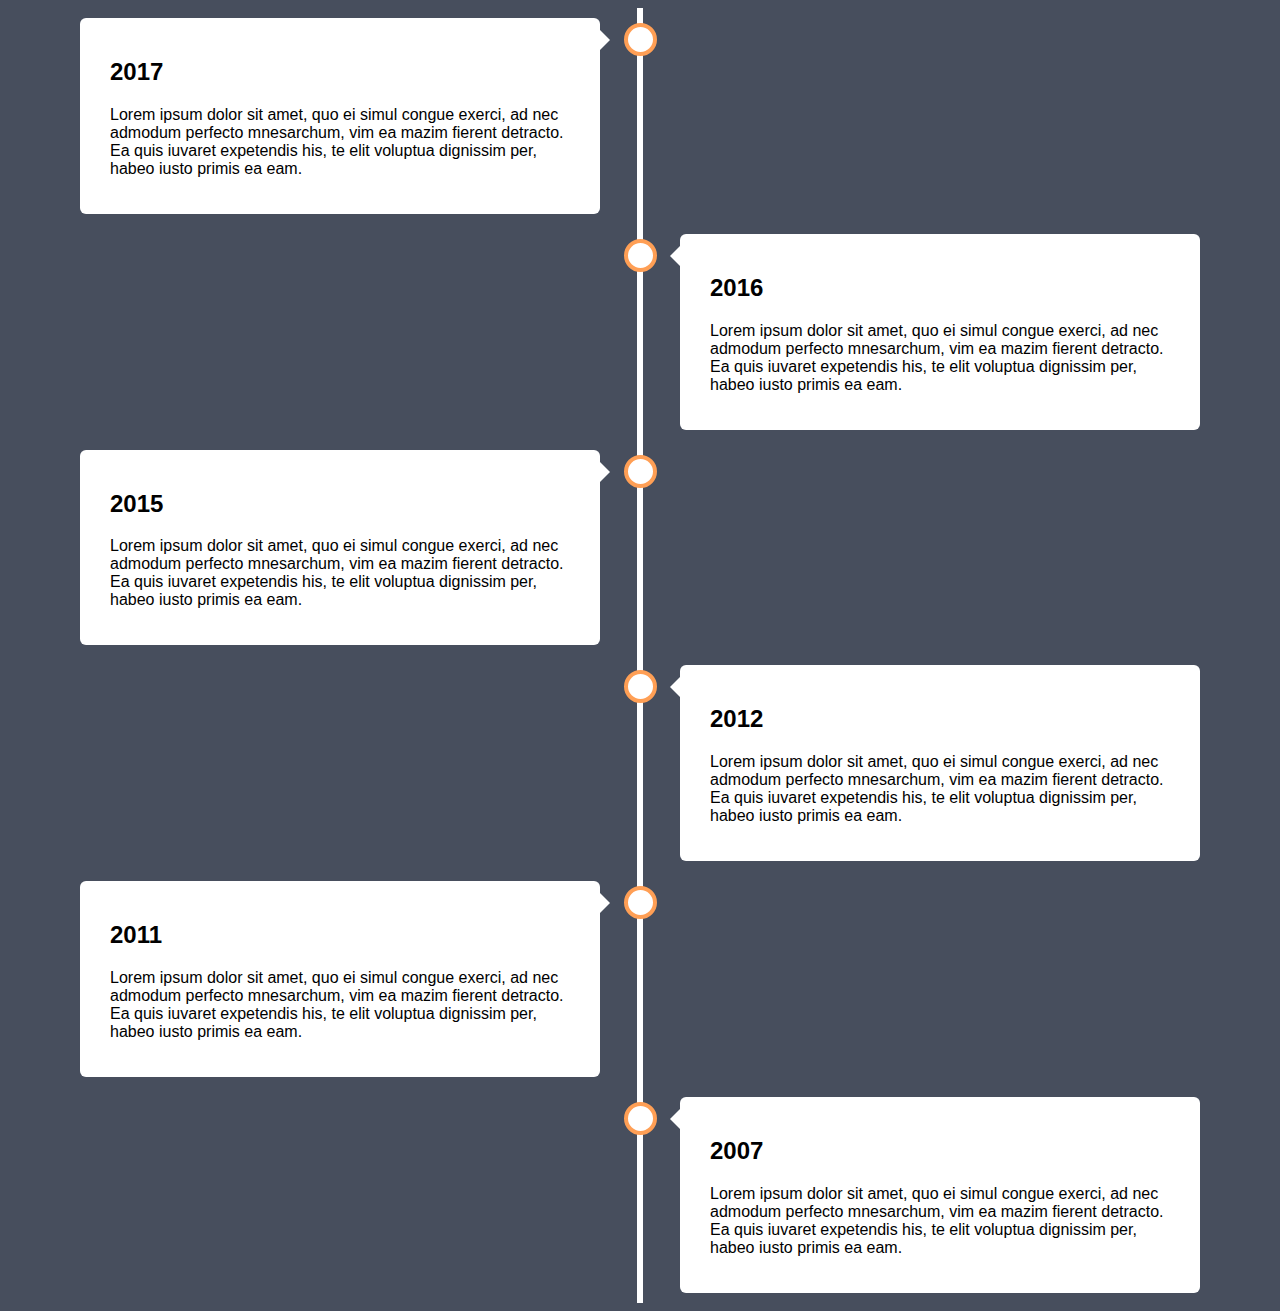
<file: html/timeline.html>
<!DOCTYPE html>
<html>
<head>
<meta name="viewport" content="width=device-width, initial-scale=1.0">
<style>
* {
    box-sizing: border-box;
}

body {
    background-color: #474e5d;
    font-family: Helvetica, sans-serif;
}

/* The actual timeline (the vertical ruler) */
.timeline {
    position: relative;
    max-width: 1200px;
    margin: 0 auto;
}

/* The actual timeline (the vertical ruler) */
.timeline::after {
    content: '';
    position: absolute;
    width: 6px;
    background-color: white;
    top: 0;
    bottom: 0;
    left: 50%;
    margin-left: -3px;
}

/* Container around content */
.container {
    padding: 10px 40px;
    position: relative;
    background-color: inherit;
    width: 50%;
}

/* The circles on the timeline */
.container::after {
    content: '';
    position: absolute;
    width: 25px;
    height: 25px;
    right: -17px;
    background-color: white;
    border: 4px solid #FF9F55;
    top: 15px;
    border-radius: 50%;
    z-index: 1;
}

/* Place the container to the left */
.left {
    left: 0;
}

/* Place the container to the right */
.right {
    left: 50%;
}

/* Add arrows to the left container (pointing right) */
.left::before {
    content: " ";
    height: 0;
    position: absolute;
    top: 22px;
    width: 0;
    z-index: 1;
    right: 30px;
    border: medium solid white;
    border-width: 10px 0 10px 10px;
    border-color: transparent transparent transparent white;
}

/* Add arrows to the right container (pointing left) */
.right::before {
    content: " ";
    height: 0;
    position: absolute;
    top: 22px;
    width: 0;
    z-index: 1;
    left: 30px;
    border: medium solid white;
    border-width: 10px 10px 10px 0px;
    border-color: transparent white transparent transparent;
}

/* Fix the circle for containers on the right side */
.right::after {
    left: -16px;
}

/* The actual content */
.content {
    padding: 20px 30px;
    background-color: white;
    position: relative;
    border-radius: 6px;
}

/* Media queries - Responsive timeline on screens less than 600px wide */
@media screen and (max-width: 600px) {
  /* Place the timelime to the left */
  .timeline::after {
    left: 31px;
  }
  
  /* Full-width containers */
  .container {
    width: 100%;
    padding-left: 70px;
    padding-right: 25px;
  }
  
  /* Make sure that all arrows are pointing leftwards */
  .container::before {
    left: 60px;
    border: medium solid white;
    border-width: 10px 10px 10px 0;
    border-color: transparent white transparent transparent;
  }

  /* Make sure all circles are at the same spot */
  .left::after, .right::after {
    left: 15px;
  }
  
  /* Make all right containers behave like the left ones */
  .right {
    left: 0%;
  }
}
</style>
</head>
<body>

<div class="timeline">
  <div class="container left">
    <div class="content">
      <h2>2017</h2>
      <p>Lorem ipsum dolor sit amet, quo ei simul congue exerci, ad nec admodum perfecto mnesarchum, vim ea mazim fierent detracto. Ea quis iuvaret expetendis his, te elit voluptua dignissim per, habeo iusto primis ea eam.</p>
    </div>
  </div>
  <div class="container right">
    <div class="content">
      <h2>2016</h2>
      <p>Lorem ipsum dolor sit amet, quo ei simul congue exerci, ad nec admodum perfecto mnesarchum, vim ea mazim fierent detracto. Ea quis iuvaret expetendis his, te elit voluptua dignissim per, habeo iusto primis ea eam.</p>
    </div>
  </div>
  <div class="container left">
    <div class="content">
      <h2>2015</h2>
      <p>Lorem ipsum dolor sit amet, quo ei simul congue exerci, ad nec admodum perfecto mnesarchum, vim ea mazim fierent detracto. Ea quis iuvaret expetendis his, te elit voluptua dignissim per, habeo iusto primis ea eam.</p>
    </div>
  </div>
  <div class="container right">
    <div class="content">
      <h2>2012</h2>
      <p>Lorem ipsum dolor sit amet, quo ei simul congue exerci, ad nec admodum perfecto mnesarchum, vim ea mazim fierent detracto. Ea quis iuvaret expetendis his, te elit voluptua dignissim per, habeo iusto primis ea eam.</p>
    </div>
  </div>
  <div class="container left">
    <div class="content">
      <h2>2011</h2>
      <p>Lorem ipsum dolor sit amet, quo ei simul congue exerci, ad nec admodum perfecto mnesarchum, vim ea mazim fierent detracto. Ea quis iuvaret expetendis his, te elit voluptua dignissim per, habeo iusto primis ea eam.</p>
    </div>
  </div>
  <div class="container right">
    <div class="content">
      <h2>2007</h2>
      <p>Lorem ipsum dolor sit amet, quo ei simul congue exerci, ad nec admodum perfecto mnesarchum, vim ea mazim fierent detracto. Ea quis iuvaret expetendis his, te elit voluptua dignissim per, habeo iusto primis ea eam.</p>
    </div>
  </div>
</div>

</body>
</html>
</file>
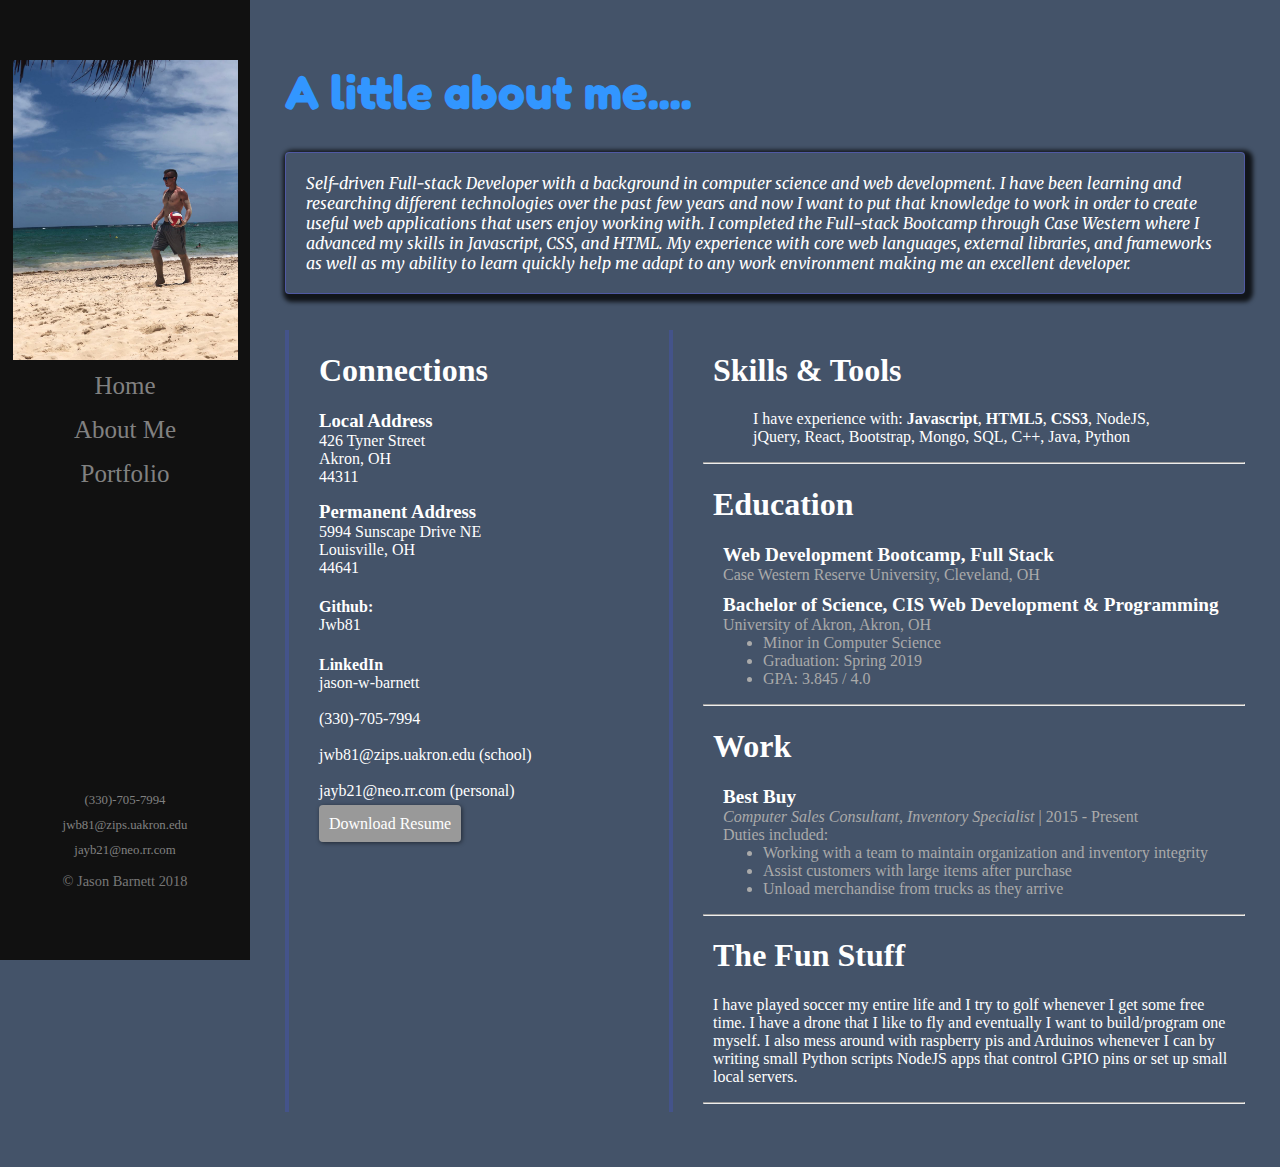
<file: assets/html/aboutme.html>
<!DOCTYPE html>
<html lang="en">

<head>
    <meta charset="UTF-8">
    <meta name="viewport" content="width=device-width, initial-scale=1.0">
    <meta http-equiv="X-UA-Compatible" content="ie=edge">
    <title>Jason Barnett</title>

    <!-- styles -->
    <link rel="stylesheet" href="https://use.fontawesome.com/releases/v5.3.1/css/all.css" integrity="sha384-mzrmE5qonljUremFsqc01SB46JvROS7bZs3IO2EmfFsd15uHvIt+Y8vEf7N7fWAU"
        crossorigin="anonymous">
    <link href="https://fonts.googleapis.com/css?family=Merriweather" rel="stylesheet">
    <link href="https://fonts.googleapis.com/css?family=Fredoka+One" rel="stylesheet">
    <link rel='stylesheet' href='../css/general.css'>
    <link rel='stylesheet' href='../css/index.css'>
    <link rel='stylesheet' href='../css/aboutme_grid.css'>
    <link rel='stylesheet' href='../css/media_queries.css'>
</head>

<body>

    <div id="mySidenav" class="sidenav">
        <a href="javascript:void(0)" class="closebtn" onclick="closeNav()">&times;</a>
        <!-- <img id='my-pic' src='assets/images/Laura_resized.png'> -->
        <img id='my-pic' src='../images/beach_volleyball.JPG'>
        <div class="nav-links">
            <a href="../../index.html">Home</a>
            <a href="./aboutme.html">About Me</a>
            <!-- <a href="#">Resume</a> -->
            <a href="./portfolio.html">Portfolio</a>
        </div>

        <div class='sidenav-footer'>
            <div class="icons">
                <a class='icons' target='_blank' href='https://github.com/Jwb81'><i class='fab fa-github-square'></i></a>
                <a class='icons' target='_blank' href='https://www.linkedin.com/in/jason-w-barnett/'><i class='fab fa-linkedin'></i></a>
                <!-- <a href='https://twitter.com/JBarnett2114'><i class='fab fa-twitter-square'></i></a> -->
            </div>
            <div class="contact">
                <a href='tel:+13307057994'>(330)-705-7994</a>
                <a href='mailto:jwb81@zips.uakron.edu'>jwb81@zips.uakron.edu</a>
                <a href='mailto:jayb21@neo.rr.com'>jayb21@neo.rr.com</a>

            </div>
            <div class="copyright">
                &copy; Jason Barnett 2018
            </div>
        </div>
    </div>

    <!-- page background : absolute positioning -->
    <!-- <div class="page-background" style='transform: blur(5px)'></div> -->

    <!-- Use any element to open the sidenav -->
    <span class='sidebar-toggle' onclick="openNav()">|||</span>


    <!-- Add all page content inside this div if you want the side nav to push page content to the right (not used if you only want the sidenav to sit on top of the page -->
    <div id="main">
        <div class='grid-container'>
            <div class="grid-item-header">
                <h1 style='color: rgb(50, 150, 255);font-family: "Fredoka One", "serif";font-size: 3em;'>A little about
                    me....</h1>

                <p class='brand-statement'>
                    Self-driven Full-stack Developer with a background in computer science and web development. I
                    have been learning and researching different technologies over the past few years and now I want to
                    put that knowledge
                    to work in order to create useful web applications that users enjoy working with. I completed the
                    Full-stack
                    Bootcamp through Case Western where I advanced my skills in Javascript, CSS, and HTML. My
                    experience with core web
                    languages, external libraries, and frameworks as well as my ability to learn quickly help me adapt
                    to any work environment
                    making me an excellent developer.
                </p>
            </div>

            <!-- left side of the grid -->
            <div class="grid-item-left">
                <h1>Connections</h1>
                <div class='contact-section'>
                    <h3 style='margin: 0;'><i class='fas fa-map-marker'></i> Local Address</h3>
                    426 Tyner Street <br />
                    Akron, OH<br />
                    44311<br />
                </div>
                <div class='contact-section'>
                    <h3 style='margin: 0;'><i class='fas fa-map-marker'></i> Permanent Address</h3>
                    <div class="address">
                        5994 Sunscape Drive NE<br />
                        Louisville, OH<br />
                        44641<br />
                    </div>
                </div>
                <div class='contact-section'>
                    <h4 style='margin-bottom:0px;'>Github:</h4>
                    <a class='contact-links' target='_blank' href='https://github.com/Jwb81'><i class='fab fa-github-square'></i>
                        Jwb81</a>
                    <!-- <br /> -->
                    <h4 style='margin-bottom:0px;'>LinkedIn</h4>
                    <a class='contact-links' target='_blank' href='https://www.linkedin.com/in/jason-w-barnett/'><i
                            class='fab fa-linkedin'></i>
                        jason-w-barnett</a>

                    <br />
                    <a class='contact-links' href='tel:+13307057994'><i class='fas fa-phone'></i> (330)-705-7994</a>
                    <br />
                    <a class='contact-links' href='mailto:jwb81@zips.uakron.edu'><i class='fas fa-envelope'></i>
                        jwb81@zips.uakron.edu (school)</a>
                    <br />
                    <a class='contact-links' href='mailto:jayb21@neo.rr.com'><i class='fas fa-envelope'></i>
                        jayb21@neo.rr.com (personal)</a>
                </div>
                <div class="contact-section">
                    <a id='btn-download-resume' href='../docs/Resume_Career_Fair.pdf' download>Download Resume</a>
                </div>
            </div>

            <!-- right side of the grid -->
            <div class="grid-item-right">
                <div class="grid-info">
                    <h1>Skills & Tools</h1>

                    <blockquote>
                        I have experience with: <span class="bold">Javascript</span>, <span class="bold">HTML5</span>,
                        <span class="bold">CSS3</span>,
                        NodeJS, jQuery, React, Bootstrap, Mongo, SQL, C++, Java, Python
                    </blockquote>
                </div>

                <hr>

                <div class='grid-info'>
                    <h1>Education</h1>

                    <div>
                        <span class='bold content-title'>Web Development Bootcamp, Full Stack</span><br />
                        <div class='section-content'>
                            Case Western Reserve University, Cleveland, OH
                        </div>
                    </div>
                    <div>
                        <span class='bold content-title'>Bachelor of Science, CIS Web Development & Programming</span><br />
                        <div class="section-content">

                            University of Akron, Akron, OH
                            <ul style='margin-top: 0px;'>
                                <li>Minor in Computer Science</li>
                                <li>Graduation: Spring 2019</li>
                                <li>GPA: 3.845 / 4.0</li>
                            </ul>
                        </div>

                    </div>

                </div>

                <hr>

                <div class='grid-info'>
                    <h1>Work</h1>
                    <div>
                        <span class='bold content-title'>Best Buy</span><br />
                        <div class="section-content">
                            <em>Computer Sales Consultant, Inventory Specialist</em> | 2015 - Present <br />
                            Duties included:
                            <ul style='margin-top: 0px;'>
                                <li>Working with a team to maintain organization and inventory integrity</li>
                                <li>Assist customers with large items after purchase</li>
                                <li>Unload merchandise from trucks as they arrive</li>
                            </ul>
                        </div>
                    </div>
                </div>

                <hr>

                <div class='grid-info'>
                    <h1>The Fun Stuff</h1>
                    <p>
                        I have played soccer my entire life and I try to golf whenever I get some free time.
                        I have a drone that I like to fly and eventually I want to build/program one myself.
                        I also mess around with raspberry pis and Arduinos whenever I can by writing small Python
                        scripts NodeJS apps that control GPIO pins or set up small local servers.
                    </p>
                </div>

                <hr>
            </div>
            <!-- <div class="grid-item-body">
                <img src="/assets/images/resume.png" alt="Jason Barnett - Resume">
                <a id='btn-download-resume' href='../docs/Resume_Career_Fair.pdf' download>Download Resume</a>
            </div> -->
            <div class="grid-item-footer">

            </div>
        </div>

    </div>

    <!-- scripts -->
    <script src='../javascript/bundle.js'></script>
    <script src='../javascript/index.js'></script>

    <script>
        // Startup functions
        screenResized();

        // let cards = document.querySelectorAll('.pc');
        // cards.forEach(x => {
        //     x.addEventListener('mouseover', cardListener);
        //     x.addEventListener('mouseout', cardListener);
        // })

        // function listener(event) {
        //     switch (event.type) {
        //         case 'mouseover':
        //             event.srcElement.classList.add('pcard-toggle');
        //             break;
        //         case 'mouseout':
        //             event.srcElement.classList.remove('pcard-toggle');
        //             break;
        //     }
        // }
    </script>
</body>

</html>
</file>
<file: assets/css/general.css>
body {
    background-color: rgb(68, 83, 105);
}


/* Portfolio Page */
.portfolio-cards {
    /* width: 100%; */
    margin: 0 auto;
    text-align: center;
    background-color: rgba(0,0,0,0.2);
    width: 98%;
}
.pcard {
    font-size: 1.1rem;
    font-weight: bold;
    margin: 10px;
    display:inline-block;
    background-color:rgba(255,255,255,0.75);
    border-radius: 4px;
    color:black;
    width: 225px;
}
.pcard-image  {
    border-radius: 4px 4px 0 0;
    /* width: 100%; */
    width: 90%;
    padding-top: 10px;
    height: 175px;
}
.pcard-body {
    padding: 10px;
    height: 100px;
    overflow-y: hidden;

}
.pcard-link {
    padding: 10px 0px;
    display: inline-block;
    width: 48%;
    text-align: center;
    /* border: 1px solid black; */
}
.pcard-footer .pcard-link:first-of-type {
    border-right: 1px solid white;
}
.pcard-footer .pcard-link:nth-of-type(2) {
    border-left: 1px solid white;
}
.pcard-footer {
    /* padding: 15px 5px; */
    background-color: rgb(0,150,200);
    border-radius: 0 0 4px 4px;
}
.pcard-footer a {
    text-decoration: none;
    color: white;
}
.pcard-footer a:active,
.pcard-footer a:visited {
    text-decoration: none;
}
.pcard-footer a:hover {
    color: rgb(200,200,200);
}

.pc {
    width: 300px;
    height: 350px;
    position: relative;
    display: inline-block;
    margin: 10px;
    border-radius: 4px;
    border: 4px solid rgba(40, 40, 216, 0.61);
    /* border: 4px solid rgba(47, 47, 56, 0.568); */
    box-shadow: 3px 5px 10px 0 rgba(0,0,0,0.4);
    transition: 0.5s;
}
.pc:hover {
    box-shadow: 6px 10px 10px 0 rgba(0,0,0,0.6);
}
.pc-body {
    height: 300px;
}
.pc-footer {
    height: 50px;
}

.pi {
    background-color: rgb(150,150,150);
    width: 100%;
    height: 100%;
    border-radius: 4px 4px 0 0;
}
.pfaded {
    position: absolute;
    top: 0;
    left: 0;
    width: 100%;
    height: 300px;
    background-color: rgba(255,255,255,0.5);
    color: black;

    display: flex;
    flex: 1;
    flex-direction: column;
    /* align-content: center; */
    justify-content: center;

    transition: opacity 0.75s ;
    border-radius: 4px 4px 0 0;
}
.faded-text {

}
.pc-footer .pcard-link:hover {
    background-color: rgb(23, 200, 0);
}
.pc-footer .pcard-link {
    /* padding: 10px 0px; */
    display: inline-block;
    width: 50%;
    text-align: center;
    line-height: 30px;
    /* border: 1px solid black; */
}
.pc-footer .pcard-link:first-of-type {
    /* border-right: 1px solid white; */
    float: left;
}
.pc-footer .pcard-link:nth-of-type(2) {
    /* border-left: 1px solid white; */
    float: right;
}
.pc-footer {
    /* padding: 15px 5px; */
    background-color: rgb(0,150,200);
    border-radius: 0 0 4px 4px;
}
.pc-footer a {
    text-decoration: none;
    color: white;
}
.pc-footer a:active,
.pc-footer a:visited {
    text-decoration: none;
}
.pc-footer a:hover {
    color: rgb(200,200,200);
}

.pheader {
    font-size: 36px;
    padding-top: 15px;
    color: #21B7EC;
    /* text-decoration: underline; */
    font-family: 'Ubuntu', sans-serif;
    font-weight: normal;
}
</file>
<file: assets/css/index.css>
body,
html {
    box-sizing: border-box;
    margin: 0;
}

/* The side navigation menu */
.sidenav {
    padding: 0;
    /* height: 100%; */
    min-height: 100%;
    /* 100% Full-height */
    width: 0px;
    /* 0 width - change this with JavaScript */
    position: fixed;
    /* Stay in place */
    z-index: 1;
    /* Stay on top */
    top: 0;
    /* Stay at the top */
    left: 0;
    background-color: #111;
    /* Black*/
    overflow-x: hidden;
    /* Disable horizontal scroll */
    padding-top: 60px;
    margin-bottom: 60px;
    /* Place content 60px from the top */
    transition: 0.5s;
    transition: width 0.5s ease-in-out;
    /* 0.5 second transition effect to slide in the sidenav */
    text-align: center;
}

/* The navigation menu links */
.sidenav a {
    text-decoration: none;
    font-size: 25px;
    color: #818181;
    display: block;
    transition: 0.3s;
}

.nav-links a {
    padding: 8px 8px 8px 8px;

}

.sidenav-footer {
    position: absolute;
    width: 100%;
    /* margin: 0 auto; */
    bottom: 0;
    text-align: center;
    margin-bottom: 60px;
}

.sidenav-footer a.icons {
    display: inline-block;

}

.contact a {
    padding: 5px;
    font-size: .8em;

}


.copyright {
    font-size: 0.9em;
    color: #777;
    margin: 10px auto;
}


/* When you mouse over the navigation links, change their color */
.sidenav a:hover {
    color: #f1f1f1;
}

#my-pic {
    width: 90%;
    margin: 0 auto;
}


.page-background {
    width: 100%;
    height: 100%;
    position: fixed;
    /* background-image: url('../images/starry_night.jpg'); */
    background-image: url('../images/backgrounds/mountains_and_lake.jpg');
    background-size: cover;
    transition: 0.3s -webkit-filter scale;
    /* filter: blur(3px); */
    z-index: -10;
}

.flex-container {
    margin: 0;
    display: flex;
    flex-direction: column;
    min-height: 100vh;
    justify-content: center;
    /* text-align: center; */
}

.flex-item {
    margin: 10px auto;
    text-align: center;
}

.info {
    padding: 10px;
    text-align: center
}

.first-name,
.last-name {
    font-family: 'Playfair Display SC', 'Permanent Marker', serif;
    font-size: 6em;
    text-shadow: 3px 3px 5px #333;
}

.last-name {
    font-weight: 900;
    color: rgb(8, 115, 255);
}

.personal-description {
    font-size: 1.5em;
    color: white;
}

.typewriter,
#typewriter-underscore {
    font-size: 1.2em;
    /* already inherits 1.5em from .personal-description */
    font-weight: bold;
    color: rgba(255, 255, 255, 0.8);
}

.sidebar-toggle {
    position: absolute;
    top: 10px;
    left: 25px;
    font-weight: bold;
    color: white;
    font-size: 1.5em;
    transform: rotate(90deg);
    background-color: rgba(0,0,0,0.4);
    padding: 0px 5px 5px 5px;
    border-radius: 4px;
}
.sidebar-toggle:hover {
    cursor: pointer;
}

/* Position and style the close button (top right corner) */
.sidenav .closebtn {
    position: absolute;
    top: 0;
    right: 25px;
    font-size: 36px;
    /* margin-left: 50px; */
}

/* Style page content - use this if you want to push the page content to the right when you open the side navigation */
#main {
    transition: margin-left .5s;
    /* padding: 20px; */
    /* margin-left: 250px; */
    color: white;
    max-width: 100%;
}











/* 
    Classes that are added or removed from elements
*/
.invisible {
    visibility: hidden;
}

.hide {
    display: none;
}
.bold {
    font-weight: bold;
}
.text-faded {
    color: #ccc;
}




/* 
    Animations
*/

.pcard-toggle {
    opacity: 0;
}
</file>
<file: assets/css/aboutme_grid.css>
.grid-container {
    max-width: 960px;
    margin: 0 auto;
    padding: 30px;

    display: grid;
    grid-template-columns: 2fr 3fr;
    grid-template-rows: auto;
    grid-template-areas: 
        'header header'
        'left right'
        'footer footer';

}

.grid-item-left,
.grid-item-right {
    /* border: 2px solid black; */
    /* padding: 10px; */
}

.grid-item-header {
    grid-area: header;
    margin-bottom: 20px;
}

.grid-item-body {
    grid-area: body;

    position: relative;
}
.grid-item-body > img {
    width: 100%;
}

.grid-item-left {
    grid-area: left;

    padding-left: 30px;
    border-left: 4px solid rgba(68, 83, 150, 0.75);

}

.grid-item-right {
    grid-area: right;

    padding-left: 30px;
    border-left: 4px solid rgba(68, 83, 150, 0.75);
}

.grid-item-footer {
    grid-area: footer;

    margin-top: 25px;
    text-align: center;
}


.info-header {
    text-decoration: underline;
    font-size: 1.5em;
}

.brand-statement {
    font-family: 'Merriweather', 'serif';
    padding: 20px;
    
    font-style: italic;
    border: 1px solid rgba(100,100,250, 0.4);
    border-radius: 4px;
    /* box-shadow: 5px 5px 5px black; */
    box-shadow: 3px 3px 4px 5px rgba(0,0,0,0.75);
}

.contact-links,
.contact-links:active,
.contact-links:visited {
    color: white;
    text-decoration: none;
    display: block;
}
.contact-links:hover {
    text-decoration: underline;
}

#btn-download-resume,
#btn-download-resume:active,
#btn-download-resume:visited {
    border-radius: 4px;
    padding: 10px;
    background-color: #999;
    color: white;
    /* position: absolute;
    bottom: 10px;
    right: 10px; */
    box-shadow: 1px 1px 4px rgba(0,0,0,0.5);
    text-decoration: none;
}
#btn-download-resume:hover {
    cursor: pointer;
    background-color: #777;
    
}

.grid-info {
    margin: 10px;
}

.grid-info > div {
    margin: 10px;
}

.contact-section {
    margin: 15px auto;
}

.address {
    /* padding-left: 20px; */
}

.section-content {
    color: #aaa;
}
.content-title {
    font-size: 1.2em;
}
</file>
<file: assets/css/media_queries.css>
/* On smaller screens, where height is less than 450px, change the style of the sidenav (less padding and a smaller font size) */
@media screen and (min-width: 769px) {
    .sidenav {
        width: 250px;
    }
    .page-background {
        /* background-image: url('../images/dawn_river_mountains.jpg'); */
    }
}

@media screen and (min-width: 1350px) {
    .page-background {
        background-image: url('../images/backgrounds/white_dog_lake_mountains.jpg');
    }
}


@media screen and (max-width: 768px) {
    .portfolio-cards {
        margin-top: 40px;
    }

    .sidenav {
        width: 150px;
    }
    /* #my-pic {
        content: url('../images/beach_volleyball_small.png');
    } */

    .first-name,
    .last-name {
        font-family: 'Playfair Display SC', 'Permanent Marker', serif;
        font-size: 3em;
        text-shadow: 3px 3px 5px #333;
    }

    .personal-description {
        font-size: 1.5em;
    }

    .grid-container {
        grid-template-areas:
            'header header'
            'right right'
            'left left'
            'footer footer'
    }

    /* .page-background {
        background-image: url('../images/mountains_and_lake.jpg');
    } */
}

/* HEIGHT MEDIA QUERIES */
@media screen and (max-height: 700px) {
    .sidenav a {
        font-size: 1em;
    }
    .sidenav {
        width: 175px;
        /* padding-top: 10px; */
    }
    .sidenav-footer {
        /* margin-bottom: 10px; */
    }
    /* #my-pic {
        content: url('../images/beach_volleyball_small.png');
    } */

}

@media screen and (max-height: 450px) {
    #my-pic {
        display: none;
    }
    .contact a,
    .navlinks a {
        padding: 5px;
    }
    .sidenav a {
        font-size: 1.2em;
    }
    .sidenav {
        padding-top: 10px
    }
    .sidenav-footer {
        margin-bottom: 10px;
    }
}
</file>
